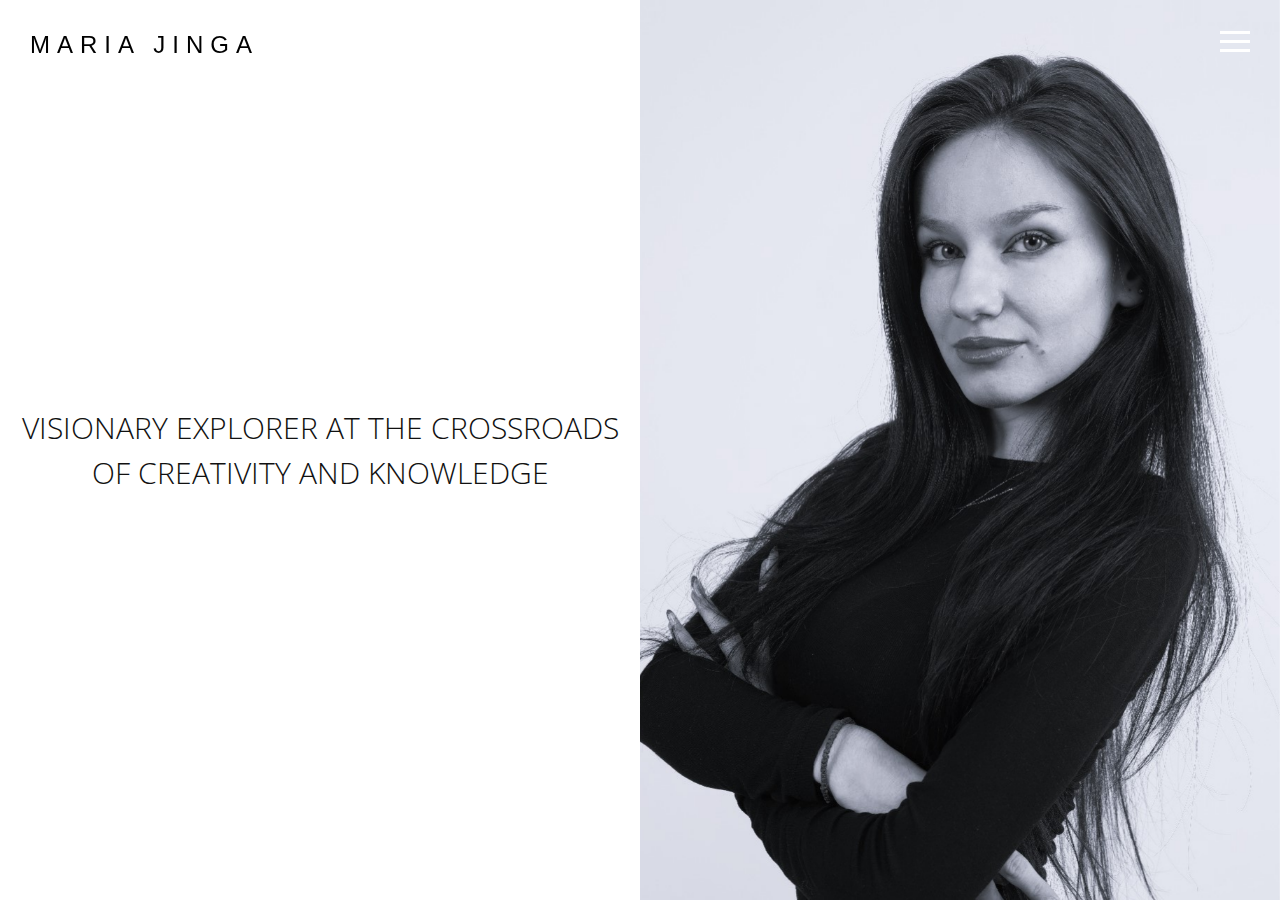
<file: index.html>
<!DOCTYPE html>
<html lang="en">
   <head>
      <meta charset="utf-8">
      <meta http-equiv="X-UA-Compatible" content="IE=edge">
      <meta name="viewport" content="width=device-width, initial-scale=1">
      <meta name="description" content="">
      <meta name="author" content="">
      <title>MARIA JINGA</title>
      <link rel="icon" href="img/logo.jpg" type="image/jpeg">
      <!-- Css -->
      <link href="css/bootstrap.css" rel="stylesheet">
      <link href="css/style.css" rel="stylesheet">
      <link rel="icon" href="favicon.ico" type="image/x-icon">
   </head>
   <body>
      <nav class="navbar navbar-default navbar-fixed-top">
         <div class="col-md-12">
            <div class="nav">
               <button class="btn-nav">
               <span class="icon-bar inverted top"></span>
               <span class="icon-bar inverted middle"></span>
               <span class="icon-bar inverted bottom"></span>
               </button>
            </div>
            <a class="navbar-brand" href="index.html">
               <span class="logo" style="font-family: 'YourH2Font', sans-serif; font-size: 24px; color: #000; font-weight: 500; letter-spacing: 7px;">MARIA JINGA</span>
            </a>
            <div class="nav-content hideNav hidden">
               <ul class="nav-list vcenter">
                  <li class="nav-item"><a class="item-anchor" href="index.html">Home</a></li>
                  <li class="nav-item"><a class="item-anchor" href="about.html">About Me</a></li>
                  <li class="nav-item"><a class="item-anchor" href="portfolio.html">Portfolio</a></li>
                  <li class="nav-item"><a class="item-anchor" href="contact.html">Contact</a></li>
               </ul>
            </div>
         </div>
      </nav>
      <!-- Header -->
      <div class="span12">
         <div class="col-md-6 no-gutter text-center fill">
            <h2 class="vcenter">VISIONARY EXPLORER AT THE CROSSROADS OF CREATIVITY AND KNOWLEDGE</h2>
         </div>
         <div class="col-md-6 no-gutter text-center">
            <div id="header" data-speed="2" data-type="background">
               <div id="headslide" class="carousel slide" data-ride="carousel" data-interval="3000">
                  <div class="carousel-inner" role="listbox">
                     <div class="item active">
                        <img src="img/1ba.jpg" alt="Slide">
                     </div>
                     <div class="item">
                        <img src="img/3ba.jpg" alt="Slide">
                     </div>
                     <div class="item">
                        <img src="img/2ba.jpg" alt="Slide">
                     </div>
                  </div>
               </div>
            </div>
         </div>
      </div>
      <div style="clear:both;"></div>
      <!-- script -->
      <script src="js/jquery.js"></script>
      <script src="js/bootstrap.min.js"></script>
      <script src="js/menu-color.js"></script>
      <script src="js/modernizr.js"></script>
      <script src="js/script.js"></script>
   </body>
</html>
</file>
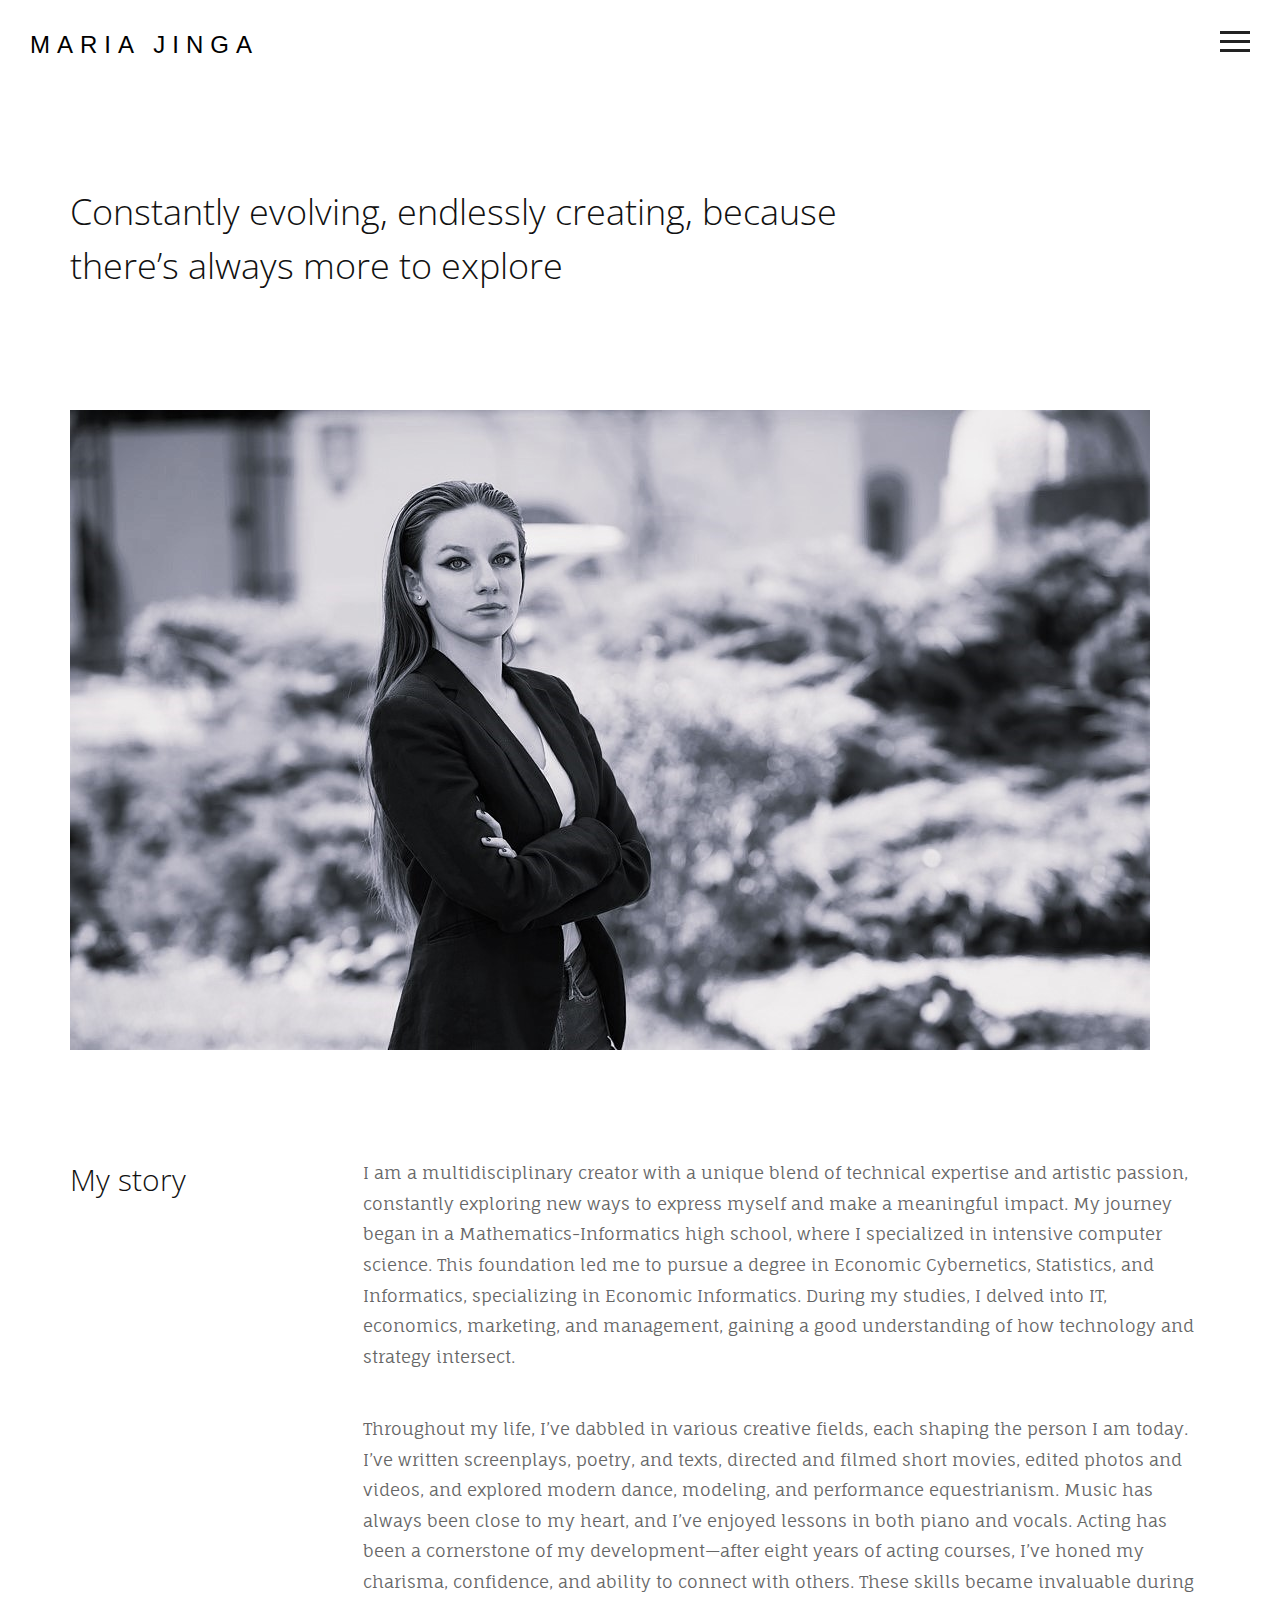
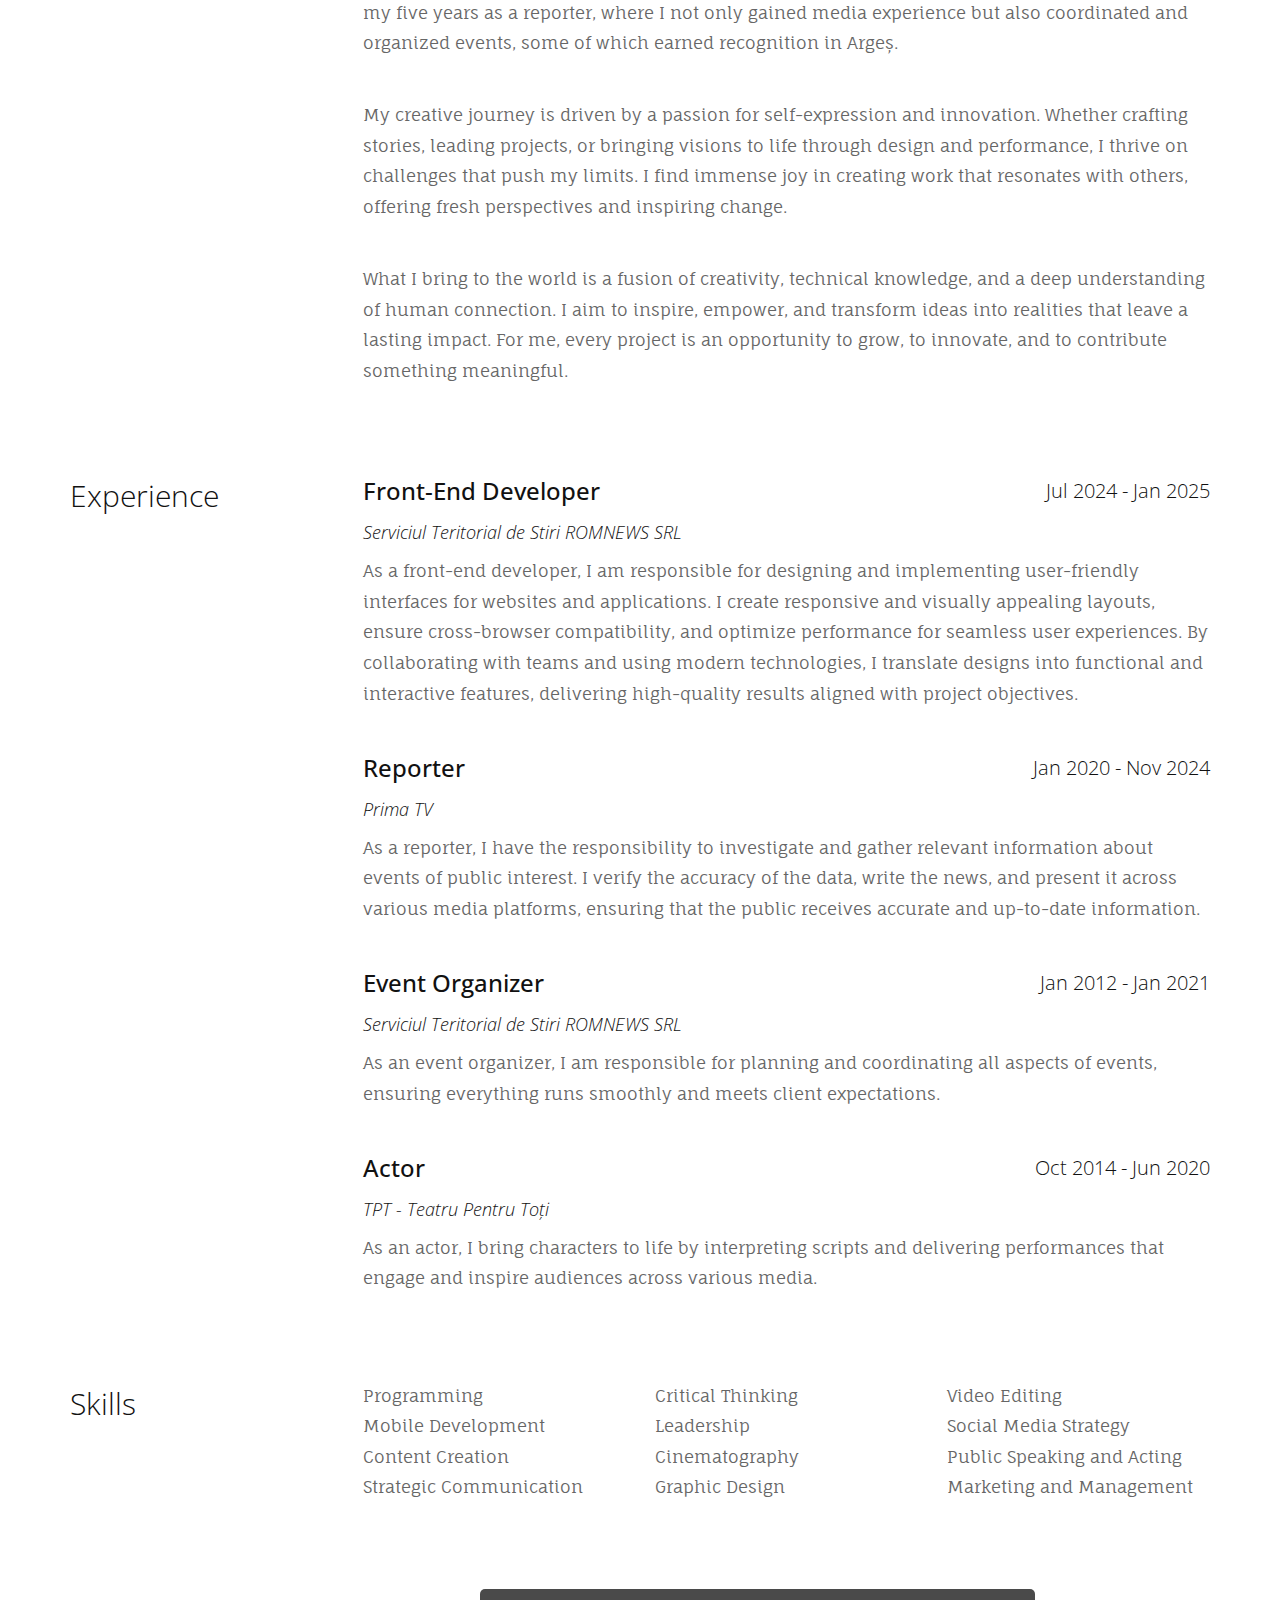
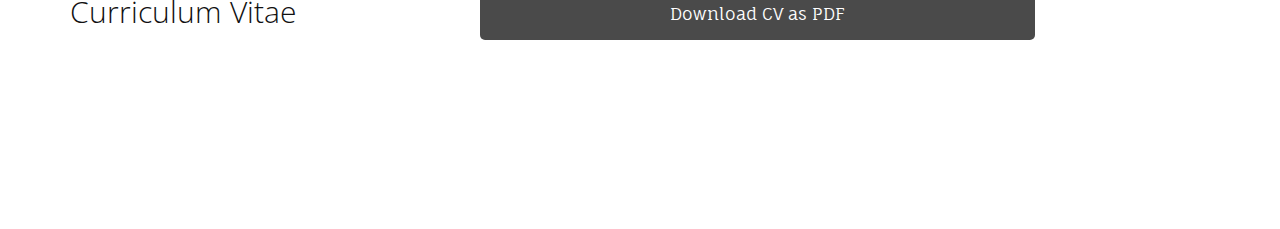
<file: about.html>
<!DOCTYPE html>
<html lang="en">
   <head>
      <meta charset="utf-8">
      <meta http-equiv="X-UA-Compatible" content="IE=edge">
      <meta name="viewport" content="width=device-width, initial-scale=1">
      <meta name="description" content="">
      <meta name="author" content="">
      <title>Maria Jinga</title>
      <!-- Css -->
      <link href="css/bootstrap.css" rel="stylesheet">
      <link href="css/style.css" rel="stylesheet">
   </head>
   <body>
      <nav class="navbar navbar-default color-fill navbar-fixed-top">
         <div class="col-md-12">
            <div class="nav">
               <button class="btn-nav">
               <span class="icon-bar top"></span>
               <span class="icon-bar middle"></span>
               <span class="icon-bar bottom"></span>
               </button>
            </div>
            <a class="navbar-brand" href="index.html">
               <span class="logo" style="font-family: Fira Sans, sans-serif; font-size: 24px; color: #000; font-weight: 500; letter-spacing: 7px;">MARIA JINGA</span>
            </a>
            <div class="nav-content hideNav hidden">
               <ul class="nav-list vcenter">
                  <li class="nav-item"><a class="item-anchor" href="index.html">Home</a></li>
                  <li class="nav-item"><a class="item-anchor" href="about.html">About Me</a></li>
                  <li class="nav-item"><a class="item-anchor" href="portfolio.html">Portfolio</a></li>
                  <li class="nav-item"><a class="item-anchor" href="contact.html">Contact</a></li>
               </ul>
            </div>
         </div>
      </nav>
      <section id="about">
         <div class="container">
            <div class="row">
               <div class="col-md-12">
                  <h1>
                     Constantly evolving, endlessly creating, because
                     <br>
                     there’s always more to explore
                  </h1>
                  <br>
                  <img class="img-responsive margin-top-45" src="img/4ba.jpg" alt="me">
               </div>
            </div>
            <br>
            <div class="row margin-top-45">
               <div class="col-md-3">
                  <h2>My story</h2>
               </div>
               <div class="col-md-9">
                  <p>
                     I am a multidisciplinary creator with a unique blend of technical expertise and artistic passion, constantly exploring new ways to express myself and make a meaningful impact. My journey began in a Mathematics-Informatics high school, where I specialized in intensive computer science. This foundation led me to pursue a degree in Economic Cybernetics, Statistics, and Informatics, specializing in Economic Informatics. During my studies, I delved into IT, economics, marketing, and management, gaining a good understanding of how technology and strategy intersect.
                  </p>
                  <br>
                  <p>  
                     Throughout my life, I’ve dabbled in various creative fields, each shaping the person I am today. I’ve written screenplays, poetry, and texts, directed and filmed short movies, edited photos and videos, and explored modern dance, modeling, and performance equestrianism. Music has always been close to my heart, and I’ve enjoyed lessons in both piano and vocals. Acting has been a cornerstone of my development—after eight years of acting courses, I’ve honed my charisma, confidence, and ability to connect with others. These skills became invaluable during my five years as a reporter, where I not only gained media experience but also coordinated and organized events, some of which earned recognition in Argeș.
                  </p>
                  <br>
                  <p>  
                     My creative journey is driven by a passion for self-expression and innovation. Whether crafting stories, leading projects, or bringing visions to life through design and performance, I thrive on challenges that push my limits. I find immense joy in creating work that resonates with others, offering fresh perspectives and inspiring change.
                  </p>
                  <br>
                  <p>  
                     What I bring to the world is a fusion of creativity, technical knowledge, and a deep understanding of human connection. I aim to inspire, empower, and transform ideas into realities that leave a lasting impact. For me, every project is an opportunity to grow, to innovate, and to contribute something meaningful.
                  </p>
               </div>
            </div>
            <div class="row margin-top-45">
               <div class="col-md-3">
                  <h2>Experience</h2>
               </div>
               <div class="col-md-9">
                  <div class="experience-item">
                     <h3><span style="font-weight: 500;">Front-End Developer</span> <span style="float: right; font-size: 20px;">Jul 2024 - Jan 2025</span></h3>
                     <h4 style="font-style: italic;">Serviciul Teritorial de Stiri ROMNEWS SRL</h4>
                     <p>
                        As a front-end developer, I am responsible for designing and implementing user-friendly interfaces for websites and applications. I create responsive and visually appealing layouts, ensure cross-browser compatibility, and optimize performance for seamless user experiences. By collaborating with teams and using modern technologies, I translate designs into functional and interactive features, delivering high-quality results aligned with project objectives.
                     </p>
                  </div>
                  <br>
                  <div class="experience-item">
                     <h3><span style="font-weight: 500;">Reporter</span> <span style="float: right; font-size: 20px;">Jan 2020 - Nov 2024</span></h3>
                     <h4 style="font-style: italic;">Prima TV</h4>
                     <p>
                        As a reporter, I have the responsibility to investigate and gather relevant information about events of public interest. I verify the accuracy of the data, write the news, and present it across various media platforms, ensuring that the public receives accurate and up-to-date information.
                     </p>
                  </div>
                  <br>
                  <div class="experience-item">
                     <h3><span style="font-weight: 500;">Event Organizer </span><span style="float: right; font-size: 20px;">Jan 2012 - Jan 2021</span></h3>
                     <h4 style="font-style: italic;">Serviciul Teritorial de Stiri ROMNEWS SRL</h4>
                     <p>
                        As an event organizer, I am responsible for planning and coordinating all aspects of events, ensuring everything runs smoothly and meets client expectations.
                     </p>
                  </div>
                  <br>
                  <div class="experience-item">
                     <h3><span style="font-weight: 500;">Actor </span><span style="float: right; font-size: 20px;">Oct 2014 - Jun 2020</span></h3>
                     <h4 style="font-style: italic;">TPT - Teatru Pentru Toți</h4>
                     <p>
                        As an actor, I bring characters to life by interpreting scripts and delivering performances that engage and inspire audiences across various media.
                     </p>
                  </div>
               </div>
            </div>
            <div class="row margin-top-45">
               <div class="col-md-3">
                  <h2>Skills</h2>
               </div>
               <div class="col-md-9">
                  <div class="row">
                     <div class="col-md-4">
                        <ul class="list-unstyled">
                           <li>Programming</li>
                           <li>Mobile Development</li>
                           <li>Content Creation</li>
                           <li>Strategic Communication</li>
                        </ul>
                     </div>
                     <div class="col-md-4">
                        <ul class="list-unstyled">
                           <li>Critical Thinking</li>
                           <li>Leadership</li>
                           <li>Cinematography</li>
                           <li>Graphic Design</li>
                        </ul>
                     </div>
                     <div class="col-md-4">
                        <ul class="list-unstyled">
                           <li>Video Editing</li>
                           <li>Social Media Strategy</li>
                           <li>Public Speaking and Acting</li>
                           <li>Marketing and Management</li>
                        </ul>
                     </div>
                  </div>
               </div>
            </div><div class="row margin-top-45" >
               <div class="col-md-3">
                     <h2>Curriculum Vitae</h2>
               </div>
                  <div class="col-md-6" style="display:flex; justify-content: center; margin-left:10%;">
                     <a href="https://drive.google.com/file/d/1Q9SoCCwPX2C61NPXoEDfAW0WbJOSe62m/view?usp=sharing" style="padding: 10px; background-color: #4a4a4a; color: white; text-decoration: none; border-radius: 5px; width: 100%; max-width: 600px; text-align: center;">Download CV as PDF</a>
                  </div>
            </div>
         </div>
      </section>
      <!-- script -->
      <script src="js/jquery.js"></script>
      <script src="js/bootstrap.min.js"></script>
      <script src="js/modernizr.js"></script>
      <script src="js/script.js"></script>
   </body>
</html>
</file>
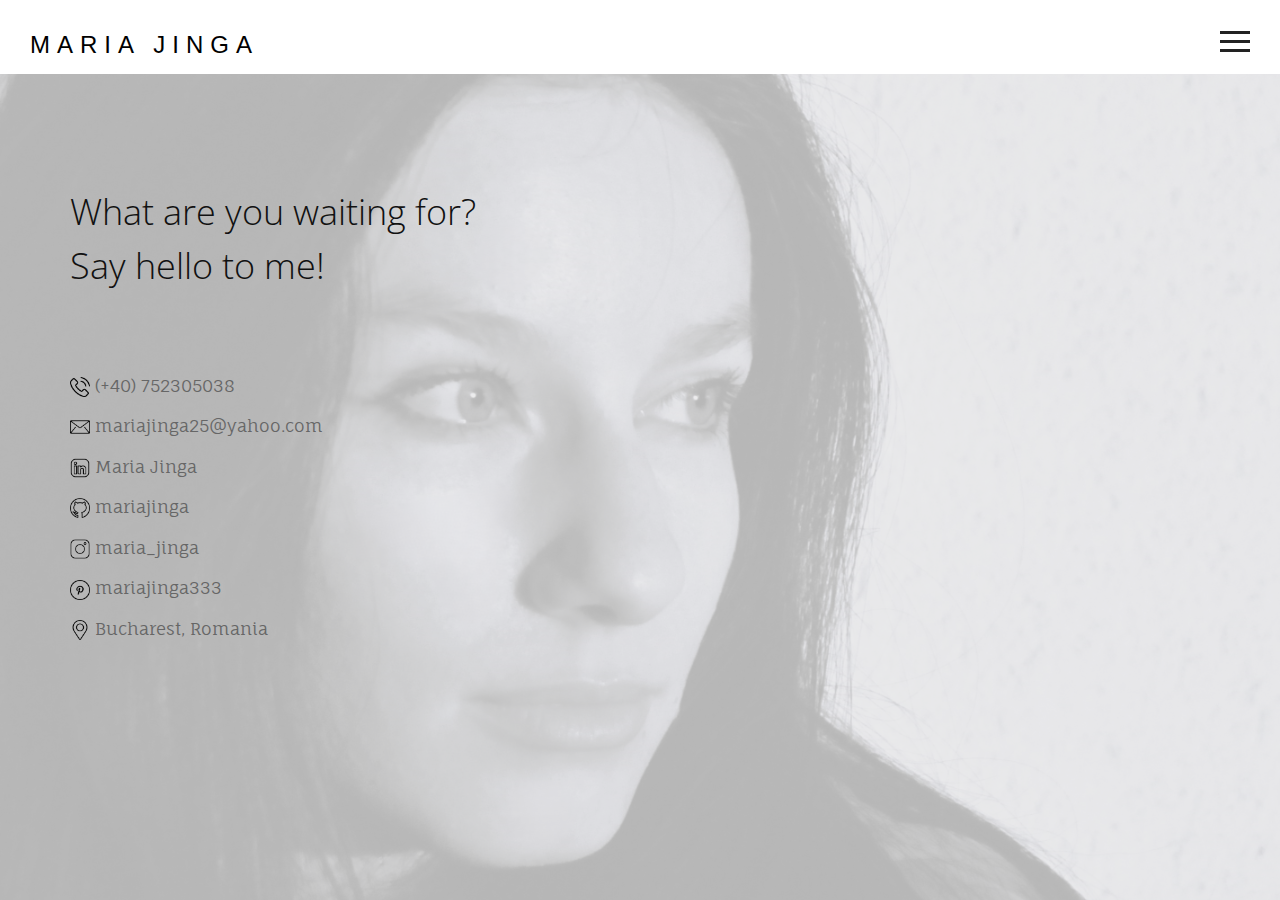
<file: contact.html>
<!DOCTYPE html>
<html lang="en">
   <head>
      <meta charset="utf-8">
      <meta http-equiv="X-UA-Compatible" content="IE=edge">
      <meta name="viewport" content="width=device-width, initial-scale=1">
      <meta name="description" content="">
      <meta name="author" content="">
      <title>Maria Jinga</title>
      <!-- Css -->
      <link href="css/bootstrap.css" rel="stylesheet">
      <link href="css/style.css" rel="stylesheet">
   </head>
   <body>
      <style>
         html, body { 
            height: 100%; 
            overflow: hidden; 
         }
         body { 
            background-image: url('img/5ba.jpg');
            background-blend-mode: lighten;
            background-color: rgba(255, 255, 255, 0.714);
            background-size: cover;
            background-position: center;
         }
      </style>
      <nav class="navbar navbar-default color-fill navbar-fixed-top">
         <div class="col-md-12">
            <div class="nav">
               <button class="btn-nav">
               <span class="icon-bar top"></span>
               <span class="icon-bar middle"></span>
               <span class="icon-bar bottom"></span>
               </button>
            </div>
            <a class="navbar-brand" href="index.html">
               <span class="logo" style="font-family: 'YourH2Font', sans-serif; font-size: 24px; color: #000; font-weight: 500; letter-spacing: 7px;">MARIA JINGA</span>
            </a>
            <div class="nav-content hideNav hidden">
               <ul class="nav-list vcenter">
                  <li class="nav-item"><a class="item-anchor" href="index.html">Home</a></li>
                  <li class="nav-item"><a class="item-anchor" href="about.html">About Me</a></li>
                  <li class="nav-item"><a class="item-anchor" href="portfolio.html">Portfolio</a></li>
                  <li class="nav-item"><a class="item-anchor" href="contact.html">Contact</a></li>
               </ul>
            </div>
         </div>
      </nav>
      <section>
         <div class="container">
            <div class="row">
               <div class="col-md-12">
                  <h1>
                     What are you waiting for? <br>
                     Say hello to me!
                  </h1>
                  <div class="row margin-top-45">
                     <div class="col-md-12">
                        <p><a href="tel:+40752305038"><img src="img/phone.png" alt="Phone" style="width: 20px; height: 20px;"/>    (+40) 752305038</a></p>
                        <p><a href="mailto:mariajinga25@yahoo.com"><img src="img/mail.png" alt="Email" style="width: 20px; height: 20px;"/>    mariajinga25@yahoo.com</a></p>
                        <p><a href="https://linkedin.com/in/maria-jinga/" target="_blank"><img src="img/linkedin.png" alt="LinkedIn" style="width: 20px; height: 20px;"/>    Maria Jinga</a></p>
                        <p>
                           <a href="https://github.com/mariajinga" target="_blank">
                              <img src="img/github.png" alt="GitHub" style="width: 20px; height: 20px;"/>    mariajinga
                           </a>
                        </p>
                        <p>
                           <a href="https://www.instagram.com/maria_jinga/" target="_blank">
                              <img src="img/instagram.png" alt="Instagram" style="width: 20px; height: 20px;"/>    maria_jinga
                           </a>
                        </p>
                        <p>
                           <a href="https://www.pinterest.com/mariajinga333" target="_blank">
                              <img src="img/pinterest.png" alt="Pinterest" style="width: 20px; height: 20px;"/>    mariajinga333
                           </a>
                        </p>
                        <p><img src="img/location.png" alt="Location" style="width: 20px; height: 20px;"/>    Bucharest, Romania</p>            
                     </div>
                  </div>
               </div>
            </div>
         </div>
      </section>
      <!-- script -->
      <script src="js/jquery.js"></script>
      <script src="js/bootstrap.min.js"></script>
      <script src="js/modernizr.js"></script>
      <script src="js/script.js"></script>
   </body>
</html>
</file>
<file: css/style.css>
@import url(https://fonts.googleapis.com/css?family=Open+Sans:400,300);
@import 'https://fonts.googleapis.com/css?family=Fauna+One';

/*---------- Global Style ----------*/

body {
    color: #222;
    font-family: 'Fauna One', serif;
    font-size: 17px;
    line-height: 1.8!important;
}
html {
    overflow-x: hidden;
}
h1,
h2,
h3,
h4,
h5,
h6 {
    font-family: 'Open Sans', sans-serif;
    font-weight: 200;
    color: #111;
    line-height: 1.5em;
    margin-top: 0;
}
p {
    font-family: 'Fauna One', serif;
    font-weight: 300;
    margin-top: 1px;
}
p,
ul,
li {
    color: #666;
}
section {
    padding-top: 185px;
    padding-bottom: 185px;
}
.no-gutter {
    padding-right: 0;
    padding-left: 0;
}
a,
a:link {
    color: #666;
}
a:hover,
a:focus,
a:visited {
    color: #666;
    text-decoration: none;
}
.vcenter {
    position: relative;
    top: 50%;
    transform: translateY(-50%);
    -webkit-transform: translateY(-50%);
    -ms-transform: translateY(-50%);
}
.fill {
    height: 100vh;
}
.margin-top-05 {
    margin-top: 0.5em;
}
.margin-top-10 {
    margin-top: 1.0em;
}
.margin-top-15 {
    margin-top: 1.5em;
}
.margin-top-20 {
    margin-top: 2.0em;
}
.margin-top-25 {
    margin-top: 2.5em;
}
.margin-top-30 {
    margin-top: 3.0em;
}
.margin-top-35 {
    margin-top: 3.5em;
}
.margin-top-40 {
    margin-top: 4.0em;
}
.margin-top-45 {
    margin-top: 4.5em;
}

/*---------- Navbar ----------*/

.nav {
    position: relative;
    width: auto;
    display: inline-block;
    border: none;
    float: right;
    z-index: 99999;
}
.navbar-fixed-top {
    padding-top: 10px;
}
.navbar-brand {
    padding-top: 25px;
}
.navbar-brand > img {
    max-width: 127px;
    z-index: 9999;
}
@media (max-width: 768px) {
    .navbar-brand {
        padding-left: 0px;
    }
}
.navbar-default {
    background-color: transparent;
    border-color: transparent;
}
.navbar-default.color-fill {
    background-color: #fff;
    border-color: transparent;
}
.btn-nav {
    background: transparent;
    border: none;
    padding: 15px;
    -webkit-transition: all .5s ease;
    -moz-transition: all .5s ease;
    -ms-transition: all .5s ease;
    -o-transition: all .5s ease;
    transition: all .5s ease;
    cursor: pointer;
    z-index: 99999;
}
@media (max-width: 768px) {
    .btn-nav {
        padding: 15px 0;
    }
}
.btn-nav:focus {
    outline: 0;
}
.icon-bar {
    display: block;
    margin: 6px 0;
    width: 30px;
    height: 3px;
    background-color: #222;
}
.icon-bar.inverted {
    background-color: #fff;
}
@media (max-width: 992px) {
    .icon-bar.inverted {
        background-color: #222;
    }
}
.opaque {
    background-color: #fff!important;
}
.btn-nav:hover .icon-bar {
    -webkit-transition: all 1s ease;
    -moz-transition: all 1s ease;
    -ms-transition: all 1s ease;
    -o-transition: all 1s ease;
    transition: all 1s ease;
    background-color: #555;
}
.nav-content {
    position: fixed;
    top: -100%;
    bottom: 0;
    left: 0;
    right: 0;
    background-color: rgba(255, 255, 255, 1);
    display: block;
    height: 100%;
    z-index: 9;
}
.nav-list {
    list-style: none;
    padding: 0;
    position: relative;
}
.item-anchor {
    color: #fff;
    font-size: 30px;
    font-weight: 100;
    position: relative;
    text-decoration: none;
    padding: 10px;
}
.item-anchor:hover,
.item-anchor:focus {
    color: #ffffff;
    -webkit-transition: all 1s ease;
    -moz-transition: all 1s ease;
    -ms-transition: all 1s ease;
    -o-transition: all 1s ease;
    transition: all 1s ease;
}
.item-anchor:hover:after,
.item-anchor:focus:after {
    width: 100%;
    background: #f7f7f7;
    -webkit-transition: all 1s ease;
    -moz-transition: all 1s ease;
    -ms-transition: all 1s ease;
    -o-transition: all 1s ease;
    transition: all 1s ease;
}
.nav-item {
    font-family: 'Open Sans', sans-serif;
    margin: 10px auto;
    text-align: center;
    color: #222;
}
.nav-item a:link,
.nav-item a:hover,
.nav-item a:focus {
    color: #222;
}
.nav-item a:hover,
.nav-item a:focus {
    border-bottom: 2px solid #222;
}
.animated {
    display: block;
    margin: 0 auto;
}
.animated:hover .icon-bar,
.animated:focus .icon-bar {
    background-color: #fff;
}
.animated:focus {
    cursor: pointer;
    z-index: 9999;
}
.middle {
    margin: 0 auto;
}
.icon-bar {
    -webkit-transition: all .7s ease;
    -moz-transition: all .7s ease;
    -ms-transition: all .7s ease;
    -o-transition: all .7s ease;
    transition: all .7s ease;
    z-index: 999999;
}
.animated .icon-bar {
    z-index: 999999;
    background-color: #222!important;
}
.animated .top {
    -webkit-transform: translateY(7px) rotateZ(45deg);
    -moz-transform: translateY(7px) rotateZ(45deg);
    -ms-transform: translateY(7px) rotateZ(45deg);
    -o-transform: translateY(7px) rotateZ(45deg);
    transform: translateY(7px) rotateZ(45deg);
}
.animated .bottom {
    -webkit-transform: translateY(-11px) rotateZ(-45deg);
    -moz-transform: translateY(-11px) rotateZ(-45deg);
    -ms-transform: translateY(-11px) rotateZ(-45deg);
    -o-transform: translateY(-11px) rotateZ(-45deg);
    transform: translateY(-11px) rotateZ(-45deg);
}
.animated .middle {
    width: 0;
}
@keyframes showNav {
    from {
        top: -100%;
    }
    to {
        top: 0;
    }
}
@-webkit-keyframes showNav {
    from {
        top: -100%;
    }
    to {
        top: 0;
    }
}
@-moz-keyframes showNav {
    from {
        top: -100%;
    }
    to {
        top: 0;
    }
}
@-o-keyframes showNav {
    from {
        top: -100%;
    }
    to {
        top: 0;
    }
}
.showNav {
    -webkit-animation: showNav 1s ease forwards;
    -moz-animation: showNav 1s ease forwards;
    -o-animation: showNav 1s ease forwards;
    animation: showNav 1s ease forwards;
}
@keyframes hideNav {
    from {
        top: 0;
    }
    to {
        top: -100%;
    }
}
@-webkit-keyframes hideNav {
    from {
        top: 0;
    }
    to {
        top: -100%;
    }
}
@-moz-keyframes hideNav {
    from {
        top: 0;
    }
    to {
        top: -100%;
    }
}
@-o-keyframes hideNav {
    from {
        top: 0;
    }
    to {
        top: -100%;
    }
}
.hideNav {
    -webkit-animation: hideNav 1s ease forwards;
    -moz-animation: hideNav 1s ease forwards;
    -o-animation: hideNav 1s ease forwards;
    animation: hideNav 1s ease forwards;
}
.hidden {
    display: none;
}

/*---------- Menu Icon Animation ----------*/

.navbar-toggle * {
    -ms-transition: all 0.4s ease;
    -webkit-transition: all 0.4s ease;
    -moz-transition: all 0.4s ease;
    -o-transition: all 0.4s ease;
    transition: all 0.4s ease;
}
.navbar-toggle {
    border: medium none;
    border-radius: 0;
    color: #fff;
    cursor: pointer;
    height: 50px;
    padding: 16px;
    width: 50px;
    float: right;
    margin-top: 0px;
    margin-bottom: 0px;
}
.navbar-default .navbar-toggle:hover,
.navbar-default .navbar-toggle:focus {
    background-color: #fff;
}
.navbar-default .navbar-toggle,
.navbar-default .navbar-collapse,
.navbar-default .navbar-form {
    border-color: #fff;
}
.navbar-toggle span {
    width: 25px;
    height: 3px;
    margin-bottom: 5px;
    background-color: #222;
    display: block;
}
.navbar-toggle span.bar1 {
    -ms-transform: rotate(45deg);
    -webkit-transform: rotate(45deg);
    -moz-transform: rotate(45deg);
    -o-transform: rotate(45deg);
    transform: rotate(45deg);
    -ms-transform-origin: 1px 3px;
    -webkit-transform-origin: 1px 3px;
    -moz-transform-origin: 1px 3px;
    -o-transform-origin: 1px 3px;
    transform-origin: 1px 3px;
    width: 31px;
}
.navbar-toggle span.bar2 {
    -ms-transform: rotate(-360deg) scale(0);
    -webkit-transform: rotate(-360deg) scale(0);
    -moz-transform: rotate(-360deg) scale(0);
    -o-transform: rotate(-360deg) scale(0);
    transform: rotate(-360deg) scale(0);
}
.navbar-toggle span.bar3 {
    -ms-transform: rotate(-45deg);
    -webkit-transform: rotate(-45deg);
    transform: rotate(-45deg);
    -ms-transform-origin: 8px 2px;
    -webkit-transform-origin: 8px 2px;
    transform-origin: 8px 2px;
    width: 31px;
}
.navbar-toggle.collapsed span.bar1,
.navbar-toggle.collapsed span.bar2,
.navbar-toggle.collapsed span.bar3,
.navbar-toggle.collapsed span.bar4 {
    -ms-transform: none;
    -webkit-transform: none;
    transform: none;
    width: 30px;
}

/*---------- Header ----------*/

#header {
    height: 50%;
    margin: 0 auto;
    position: relative;
    color: #fff;
    text-align: center;
    background-size: cover;
}
#headslide {
    position: relative;
}
#headslide .img-responsive,
#headslide .thumbnail > img,
#headslide .thumbnail a > img,
#headslide .carousel-inner > .item > img,
#headslide .carousel-inner > .item > a > img {
    height: 100vh;
    max-width: none;
    object-fit: cover;
    width: 100%;
}
#header h1,
#header p {
    color: #fff;
}
#header h1 {
    font-size: 3.5em;
}
#header p {
    font-size: 1.5em;
}

/*---------- Portfolio ----------*/

#portfolio {
    padding-top: 185px;
}
.background-image-holder {
    background-attachment: scroll;
    background-clip: border-box;
    background-origin: padding-box;
    background-position: 50% 50% !important;
    background-repeat: repeat;
    background-size: cover !important;
    height: 100%;
    left: 0;
    top: 0;
    transition: all 0.3s ease 0s;
    width: 100%;
    z-index: 1;
}
.background-image {
    height: 100%;
    width: 100%;
    object-fit: cover;
}
.square-thumbs li {
    height: 285px;
}
.lightbox-grid li {
    padding: 8px;
    float: left;
    opacity: 1;
    transition: all 0.3s ease 0s;
}
@media (max-width: 992px) {
    .lightbox-grid li  {
        padding: 8px 0;
    }
}
.lightbox-grid,
.lightbox-grid ul,
.lightbox-grid li {
    overflow: hidden;
    position: relative;
}
.portfolio-sorting {
    padding-left: 15px;
    font-family: 'Open Sans', sans-serif;
}
.portfolio-sorting li a:hover,
.portfolio-sorting li a.active {
    border-bottom: 2px solid #222;
}
.portfolio-item {
    margin-bottom: 30px;
}
.item {
    height: 100vh;
}
.item img {
    width: 100%;
    height: 100vh!important;
    object-fit: cover;
}
.experience-item {
    justify-self: center;
    
}

/*---------- Custom Scrollbar ----------*/

::-webkit-scrollbar {
    width: 12px;
}

::-webkit-scrollbar-track {
    background: #f1f1f1; 
    border-radius: 10px;
}

::-webkit-scrollbar-thumb {
    background: #888; 
    border-radius: 10px; 
}

::-webkit-scrollbar-thumb:hover {
    background: #555; 
}

::-webkit-scrollbar-thumb:active {
    background: #333; 
}
</file>
